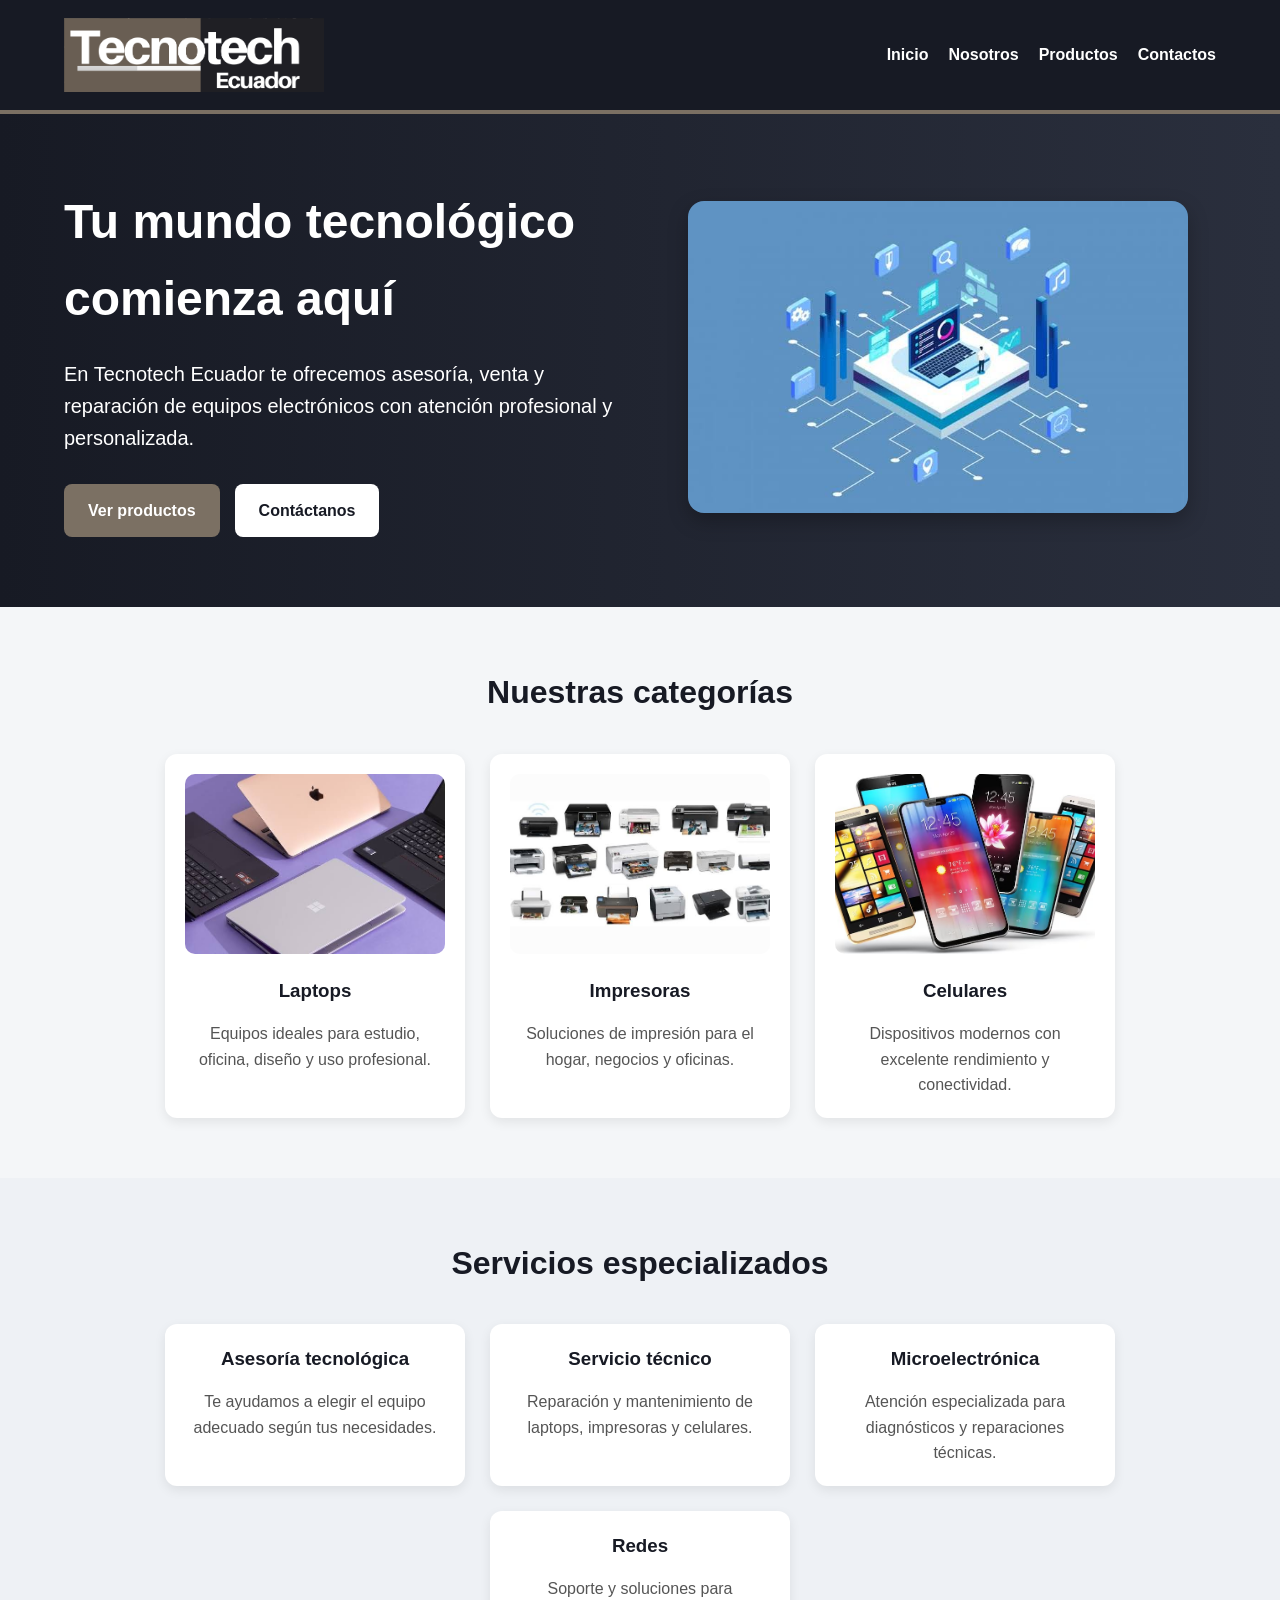
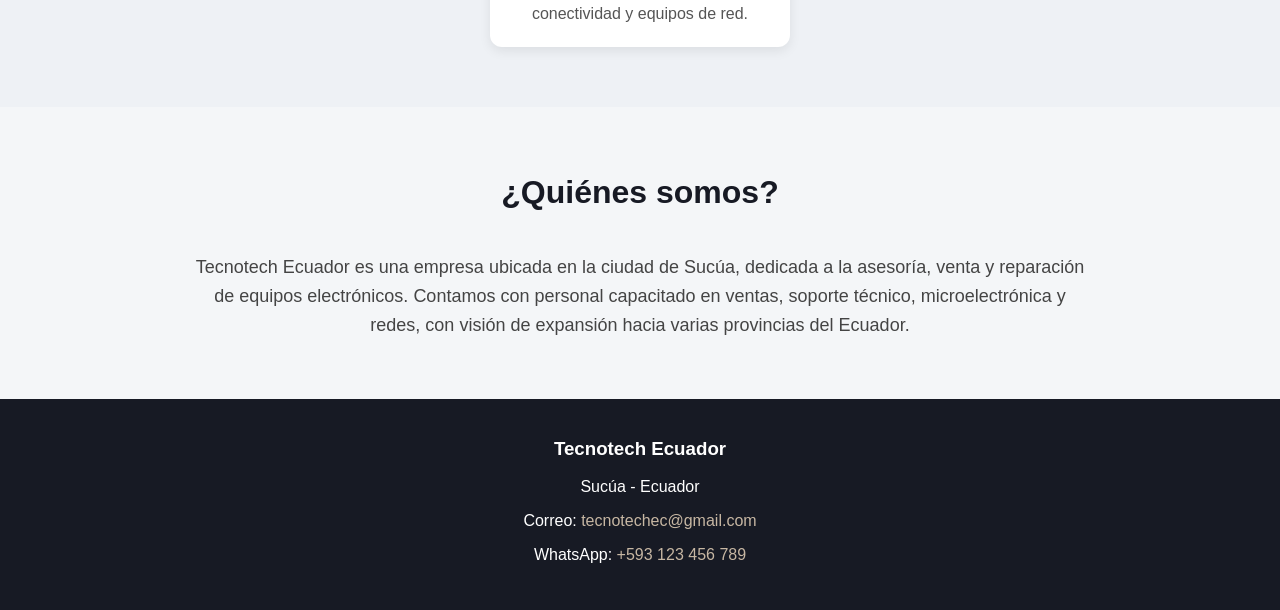
<file: index.html>
<!DOCTYPE html>
<html lang="es">

<head>
    <meta charset="UTF-8">
    <meta name="viewport" content="width=device-width, initial-scale=1.0">
    <title>Tecnotech Ecuador | Inicio</title>
    <link rel="stylesheet" href="css/estilos.css">
</head>

<body>

    <header>
        <div class="contenedor encabezado">
            <div class="logo">
                <img src="img/logo-tecnotech.png" alt="Logotipo de Tecnotech Ecuador">
            </div>

            <nav>
                <a href="index.html">Inicio</a>
                <a href="nosotros.html">Nosotros</a>
                <a href="productos.html">Productos</a>
                <a href="contactos.html">Contactos</a>
            </nav>
        </div>
    </header>

    <main>
        <section class="hero">
            <div class="contenedor hero-contenido">
                <div class="hero-texto">
                    <h1>Tu mundo tecnológico comienza aquí</h1>
                    <p>
                        En Tecnotech Ecuador te ofrecemos asesoría, venta y reparación
                        de equipos electrónicos con atención profesional y personalizada.
                    </p>
                    <div class="botones">
                        <a href="productos.html" class="btn btn-principal">Ver productos</a>
                        <a href="contactos.html" class="btn btn-secundario">Contáctanos</a>
                    </div>
                </div>

                <div class="hero-imagen">
                    <img src="img/tecno.png" alt="Equipos tecnológicos Tecnotech Ecuador">
                </div>
            </div>
        </section>

        <section class="categorias contenedor">
            <h2>Nuestras categorías</h2>

            <div class="tarjetas">
                <article class="tarjeta">
                    <img src="img/laptops.png" alt="Laptop">
                    <h3>Laptops</h3>
                    <p>
                        Equipos ideales para estudio, oficina, diseño y uso profesional.
                    </p>
                </article>

                <article class="tarjeta">
                    <img src="img/impresora.png" alt="Impresora">
                    <h3>Impresoras</h3>
                    <p>
                        Soluciones de impresión para el hogar, negocios y oficinas.
                    </p>
                </article>

                <article class="tarjeta">
                    <img src="img/celulares.png" alt="Celular">
                    <h3>Celulares</h3>
                    <p>
                        Dispositivos modernos con excelente rendimiento y conectividad.
                    </p>
                </article>
            </div>
        </section>

        <section class="servicios">
            <div class="contenedor">
                <h2>Servicios especializados</h2>

                <div class="tarjetas">
                    <article class="tarjeta">
                        <h3>Asesoría tecnológica</h3>
                        <p>
                            Te ayudamos a elegir el equipo adecuado según tus necesidades.
                        </p>
                    </article>

                    <article class="tarjeta">
                        <h3>Servicio técnico</h3>
                        <p>
                            Reparación y mantenimiento de laptops, impresoras y celulares.
                        </p>
                    </article>

                    <article class="tarjeta">
                        <h3>Microelectrónica</h3>
                        <p>
                            Atención especializada para diagnósticos y reparaciones técnicas.
                        </p>
                    </article>

                    <article class="tarjeta">
                        <h3>Redes</h3>
                        <p>
                            Soporte y soluciones para conectividad y equipos de red.
                        </p>
                    </article>
                </div>
            </div>
        </section>

        <section class="empresa contenedor">
            <h2>¿Quiénes somos?</h2>
            <p>
                Tecnotech Ecuador es una empresa ubicada en la ciudad de Sucúa,
                dedicada a la asesoría, venta y reparación de equipos electrónicos.
                Contamos con personal capacitado en ventas, soporte técnico,
                microelectrónica y redes, con visión de expansión hacia varias
                provincias del Ecuador.
            </p>
        </section>
    </main>

    <footer>
        <div class="contenedor">
            <h3>Tecnotech Ecuador</h3>
            <p>Sucúa - Ecuador</p>
            <p>Correo: <a href="mailto:tecnotechec@gmail.com">tecnotechec@gmail.com</a></p>
            <p>WhatsApp: <a href="https://wa.me/593123456789" target="_blank">+593 123 456 789</a></p>
        </div>
    </footer>

</body>
</html>
</file>
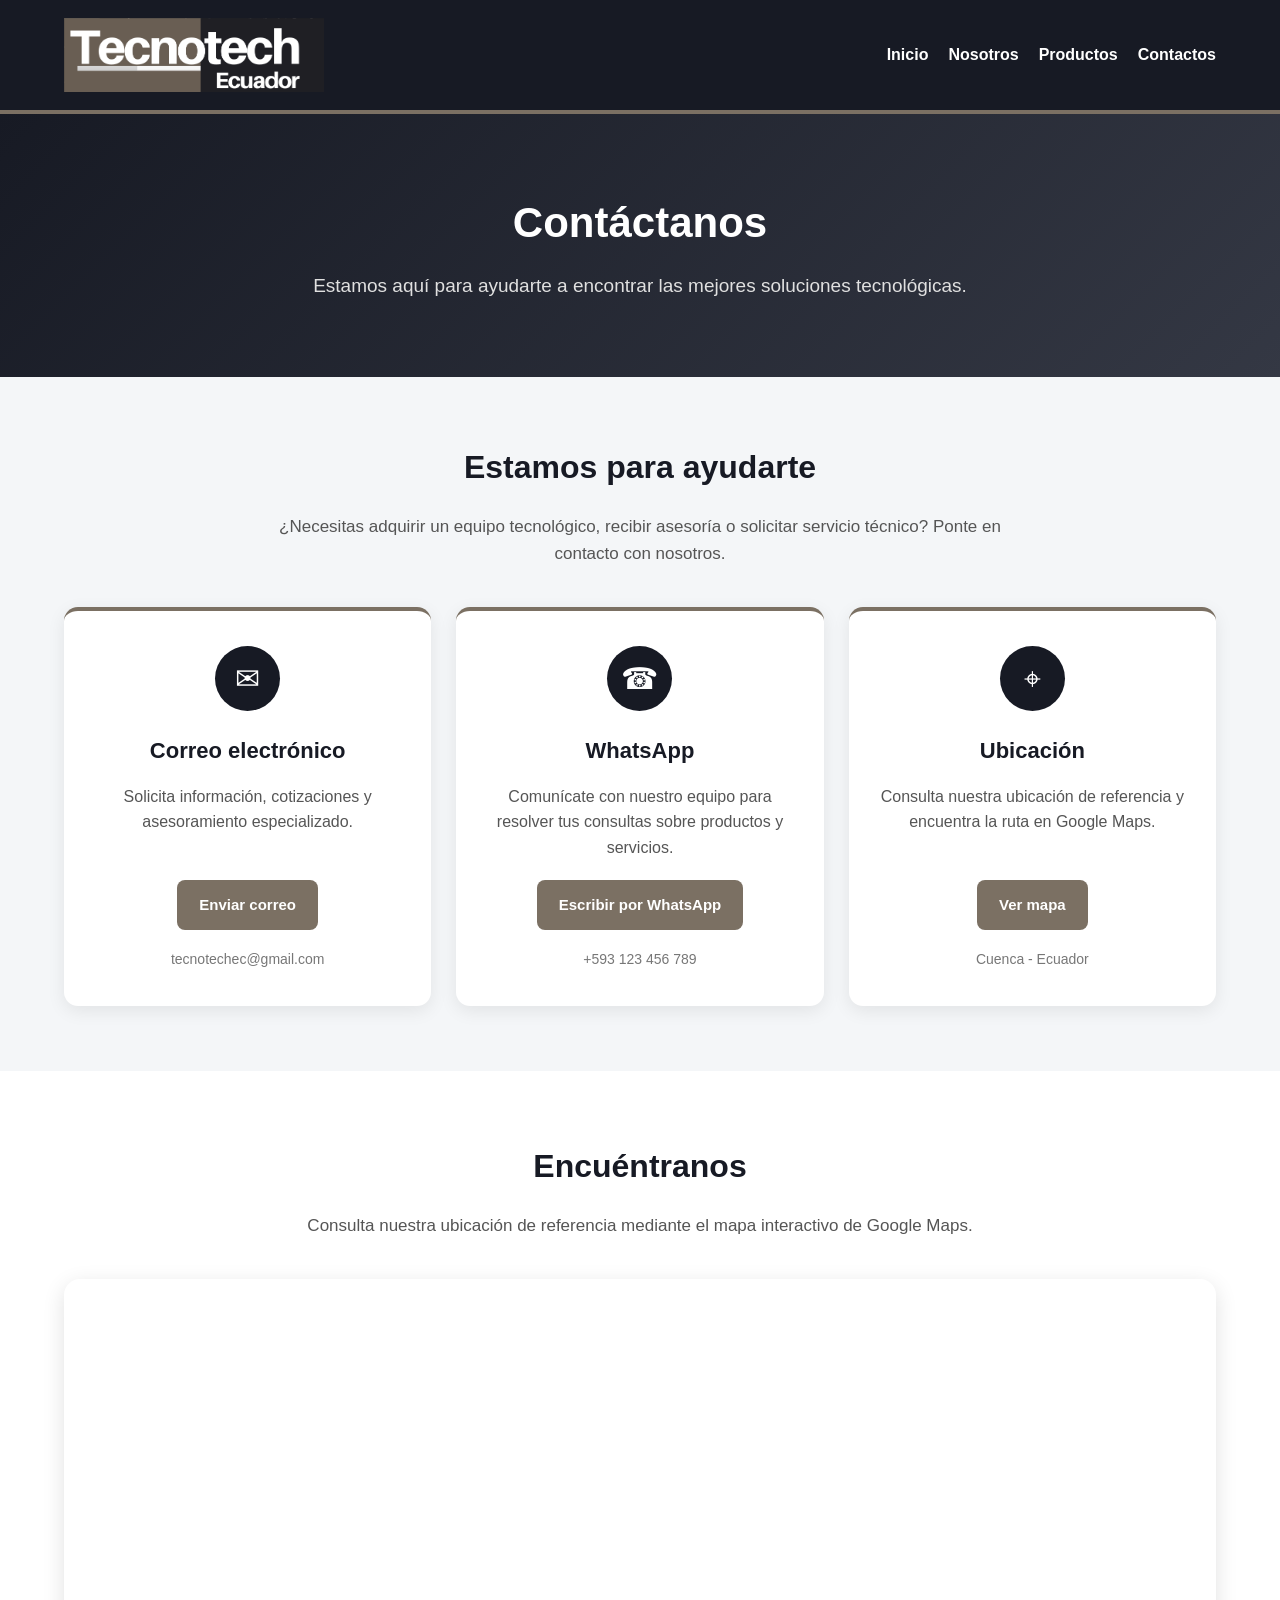
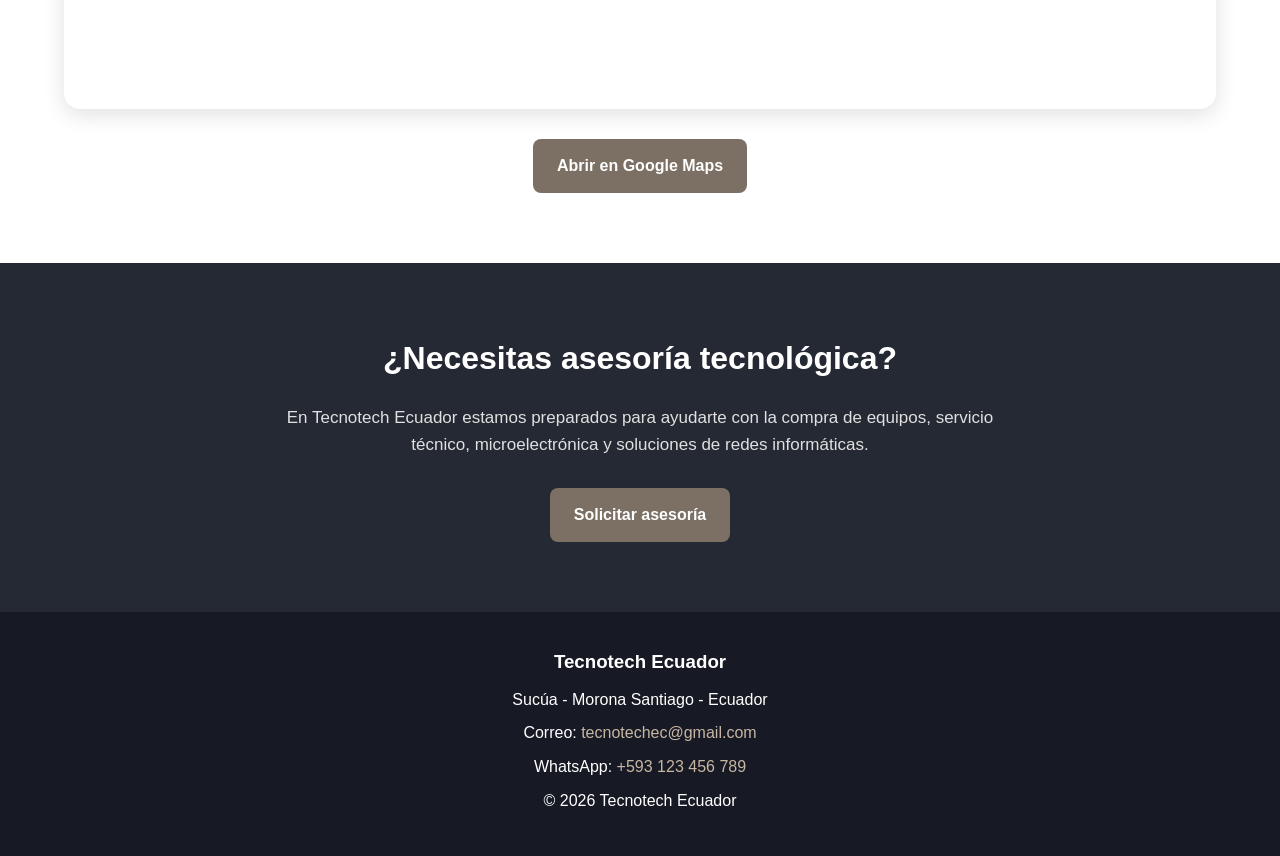
<file: contactos.html>
<!DOCTYPE html>
<html lang="es">

<head>
    <meta charset="UTF-8">
    <meta name="viewport" content="width=device-width, initial-scale=1.0">

    <meta name="description"
          content="Contacta con Tecnotech Ecuador para asesoría tecnológica, venta y reparación de equipos electrónicos.">

    <title>Contactos | Tecnotech Ecuador</title>

    <link rel="stylesheet" href="css/estilos.css">
</head>

<body>

    <!-- ENCABEZADO -->
    <header>
        <div class="contenedor encabezado">

            <div class="logo">
                <a href="index.html">
                    <img src="img/logo-tecnotech.png"
                         alt="Logotipo de Tecnotech Ecuador">
                </a>
            </div>

            <nav aria-label="Navegación principal">
                <a href="index.html">Inicio</a>
                <a href="nosotros.html">Nosotros</a>
                <a href="productos.html">Productos</a>
                <a href="contactos.html" aria-current="page">Contactos</a>
            </nav>

        </div>
    </header>

    <main>

        <!-- BANNER PRINCIPAL -->
        <section class="contactos-banner">
            <div class="contenedor">

                <h1>Contáctanos</h1>

                <p>
                    Estamos aquí para ayudarte a encontrar
                    las mejores soluciones tecnológicas.
                </p>

            </div>
        </section>

        <!-- INFORMACIÓN DE CONTACTO -->
        <section class="contactos-informacion">
            <div class="contenedor">

                <h2>Estamos para ayudarte</h2>

                <p class="contactos-intro">
                    ¿Necesitas adquirir un equipo tecnológico,
                    recibir asesoría o solicitar servicio técnico?
                    Ponte en contacto con nosotros.
                </p>

                <div class="contactos-grid">

                    <!-- CORREO -->
                    <article class="contacto-card">

                        <div class="contacto-icono">✉</div>

                        <h3>Correo electrónico</h3>

                        <p>
                            Solicita información, cotizaciones
                            y asesoramiento especializado.
                        </p>

                        <a href="mailto:tecnotechec@gmail.com"
                           class="contacto-boton">
                            Enviar correo
                        </a>

                        <p class="contacto-dato">
                            tecnotechec@gmail.com
                        </p>

                    </article>

                    <!-- WHATSAPP -->
                    <article class="contacto-card">

                        <div class="contacto-icono">☎</div>

                        <h3>WhatsApp</h3>

                        <p>
                            Comunícate con nuestro equipo
                            para resolver tus consultas
                            sobre productos y servicios.
                        </p>

                        <a href="https://wa.me/593123456789"
                           target="_blank"
                           rel="noopener noreferrer"
                           class="contacto-boton">
                            Escribir por WhatsApp
                        </a>

                        <p class="contacto-dato">
                            +593 123 456 789
                        </p>

                    </article>

                    <!-- UBICACIÓN -->
                    <article class="contacto-card">

                        <div class="contacto-icono">⌖</div>

                        <h3>Ubicación</h3>

                        <p>
                            Consulta nuestra ubicación
                            de referencia y encuentra
                            la ruta en Google Maps.
                        </p>

                        <a href="#mapa"
                           class="contacto-boton">
                            Ver mapa
                        </a>

                        <p class="contacto-dato">
                            Cuenca - Ecuador
                        </p>

                    </article>

                </div>
            </div>
        </section>

        <!-- GOOGLE MAPS -->
        <section id="mapa" class="contactos-mapa">

            <div class="contenedor">

                <h2>Encuéntranos</h2>

                <p class="contactos-intro">
                    Consulta nuestra ubicación de referencia
                    mediante el mapa interactivo de Google Maps.
                </p>

                <div class="mapa-contenedor">

                    <iframe
                        title="Mapa de ubicación de Tecnotech Ecuador"
                        src="https://www.google.com/maps?q=-2.8919682,-79.036063&amp;z=16&amp;output=embed"
                        width="100%"
                        height="430"
                        style="border:0;"
                        loading="lazy"
                        referrerpolicy="no-referrer-when-downgrade"
                        allowfullscreen>
                    </iframe>

                </div>

                <div class="mapa-acciones">

                    <a href="https://maps.app.goo.gl/NJPs29WCL75pGFGv9"
                       target="_blank"
                       rel="noopener noreferrer"
                       class="btn btn-principal">
                        Abrir en Google Maps
                    </a>

                </div>

            </div>

        </section>

        <!-- ASESORÍA -->
        <section class="contactos-cta">

            <div class="contenedor">

                <h2>¿Necesitas asesoría tecnológica?</h2>

                <p>
                    En Tecnotech Ecuador estamos preparados
                    para ayudarte con la compra de equipos,
                    servicio técnico, microelectrónica
                    y soluciones de redes informáticas.
                </p>

                <a href="mailto:tecnotechec@gmail.com?subject=Solicitud%20de%20asesoria%20tecnologica"
                   class="btn btn-principal">
                    Solicitar asesoría
                </a>

            </div>

        </section>

    </main>

    <!-- PIE DE PÁGINA -->
    <footer>

        <div class="contenedor">

            <h3>Tecnotech Ecuador</h3>

            <p>Sucúa - Morona Santiago - Ecuador</p>

            <p>
                Correo:
                <a href="mailto:tecnotechec@gmail.com">
                    tecnotechec@gmail.com
                </a>
            </p>

            <p>
                WhatsApp:
                <a href="https://wa.me/593123456789"
                   target="_blank"
                   rel="noopener noreferrer">
                    +593 123 456 789
                </a>
            </p>

            <p>&copy; 2026 Tecnotech Ecuador</p>

        </div>

    </footer>

</body>
</html>
</file>
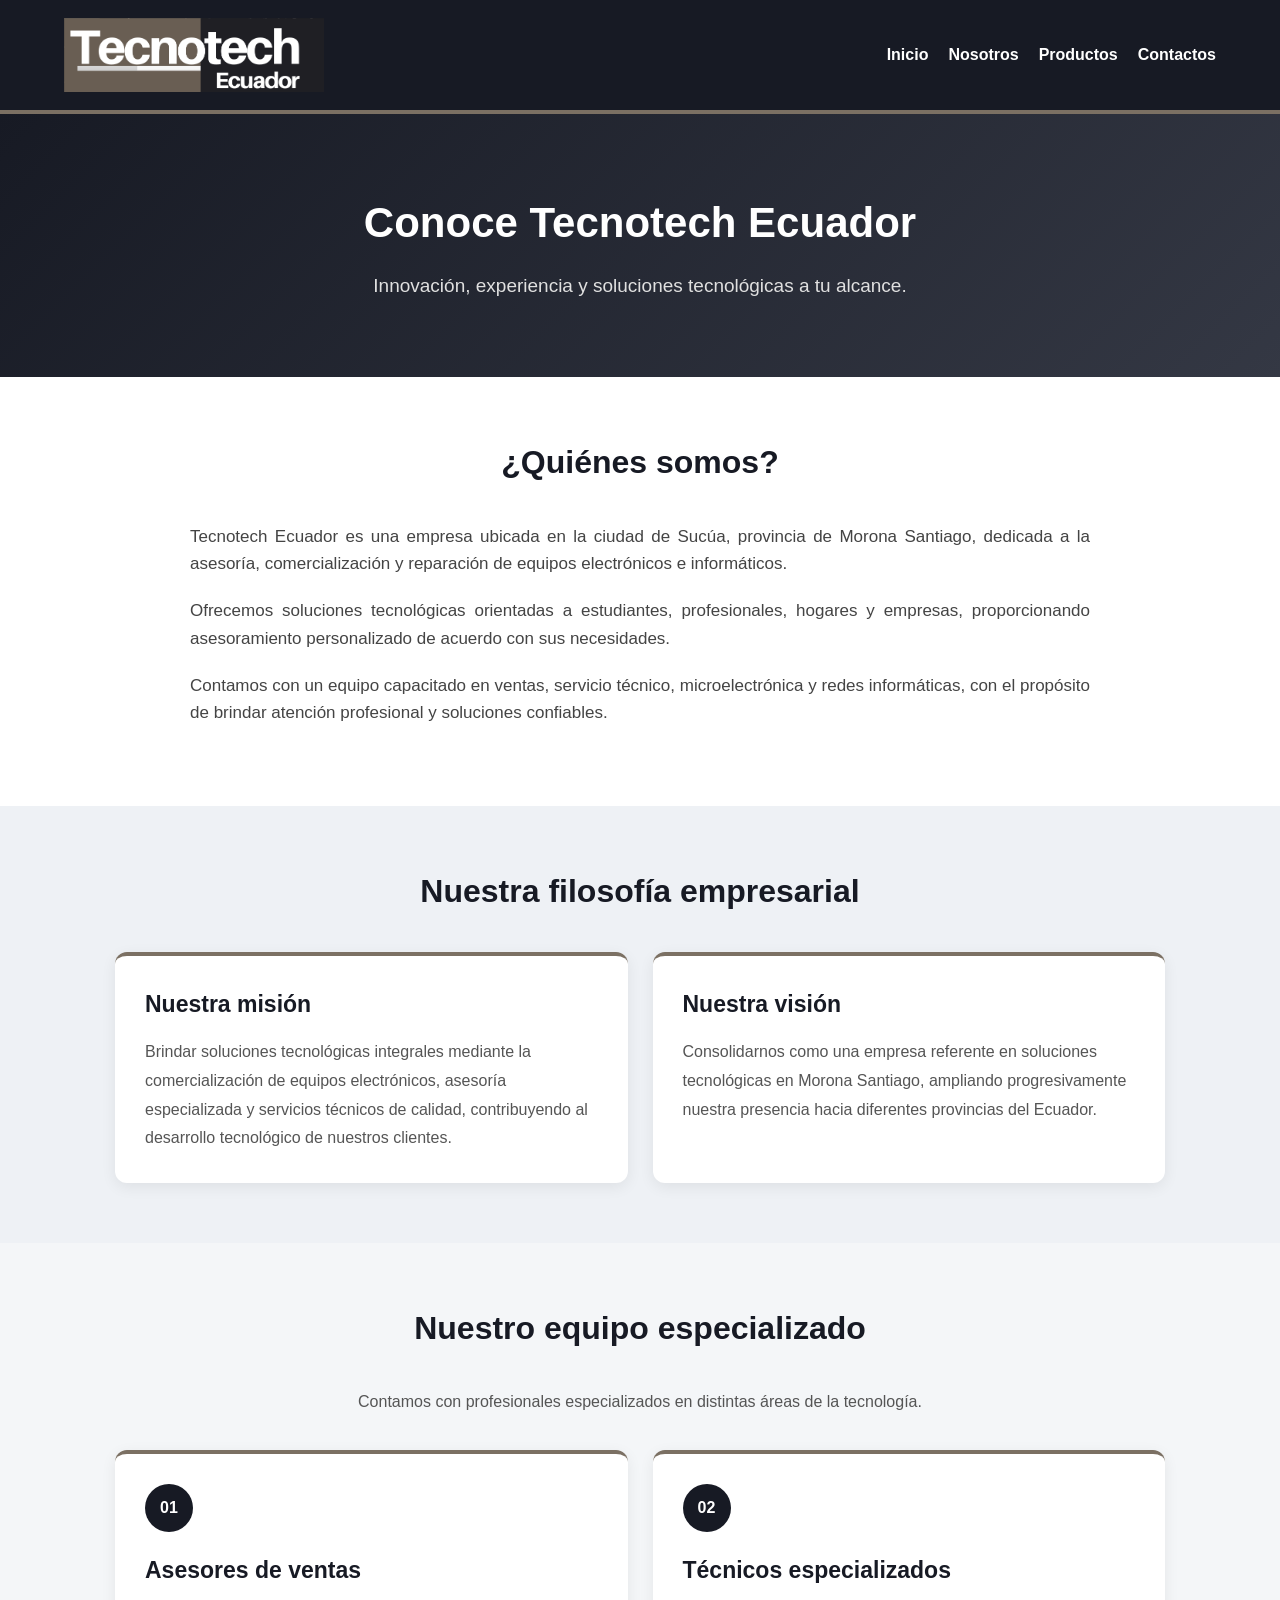
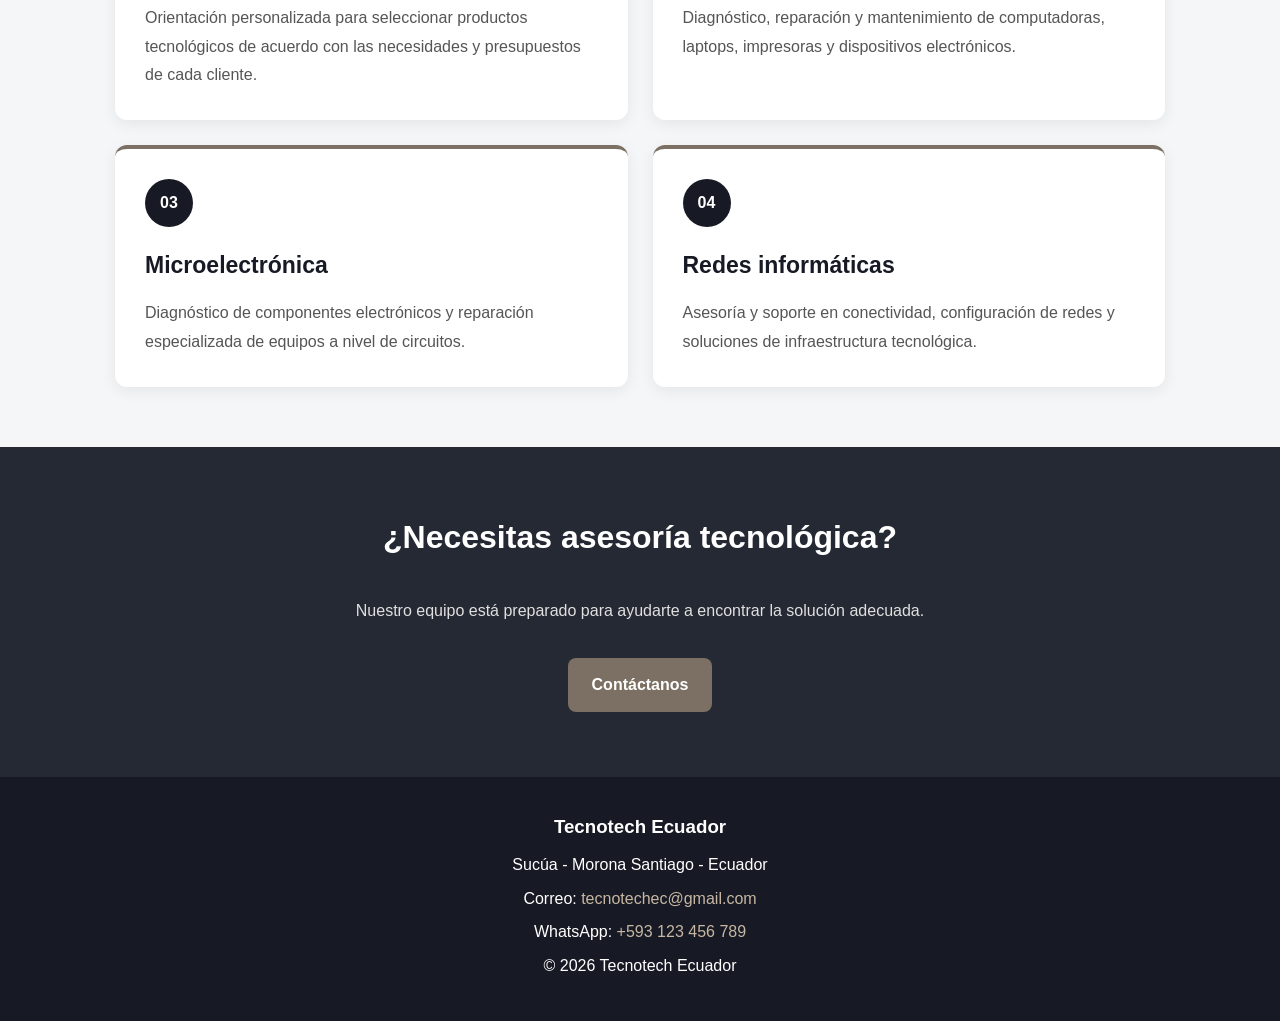
<file: nosotros.html>
<!DOCTYPE html>
<html lang="es">

<head>
    <meta charset="UTF-8">
    <meta name="viewport" content="width=device-width, initial-scale=1.0">

    <meta name="description"
          content="Conoce Tecnotech Ecuador, empresa de asesoría, venta y reparación de equipos tecnológicos en Sucúa, Ecuador.">

    <title>Nosotros | Tecnotech Ecuador</title>

    <link rel="stylesheet" href="css/estilos.css">
</head>

<body>

    <!-- ENCABEZADO -->
    <header>
        <div class="contenedor encabezado">

            <div class="logo">
                <a href="index.html">
                    <img src="img/logo-tecnotech.png"
                         alt="Logotipo Tecnotech Ecuador">
                </a>
            </div>

            <nav aria-label="Navegación principal">
                <a href="index.html">Inicio</a>
                <a href="nosotros.html" aria-current="page">Nosotros</a>
                <a href="productos.html">Productos</a>
                <a href="contactos.html">Contactos</a>
            </nav>

        </div>
    </header>

    <main>

        <!-- PRESENTACIÓN -->
        <section class="nosotros-banner">
            <div class="contenedor">

                <h1>Conoce Tecnotech Ecuador</h1>

                <p>
                    Innovación, experiencia y soluciones
                    tecnológicas a tu alcance.
                </p>

            </div>
        </section>

        <!-- QUIÉNES SOMOS -->
        <section class="nosotros-historia">
            <div class="contenedor">

                <h2>¿Quiénes somos?</h2>

                <p>
                    Tecnotech Ecuador es una empresa ubicada en
                    la ciudad de Sucúa, provincia de Morona Santiago,
                    dedicada a la asesoría, comercialización y
                    reparación de equipos electrónicos e informáticos.
                </p>

                <p>
                    Ofrecemos soluciones tecnológicas orientadas
                    a estudiantes, profesionales, hogares y empresas,
                    proporcionando asesoramiento personalizado
                    de acuerdo con sus necesidades.
                </p>

                <p>
                    Contamos con un equipo capacitado en ventas,
                    servicio técnico, microelectrónica y redes
                    informáticas, con el propósito de brindar
                    atención profesional y soluciones confiables.
                </p>

            </div>
        </section>

        <!-- MISIÓN Y VISIÓN -->
        <section class="nosotros-valores">
            <div class="contenedor">

                <h2>Nuestra filosofía empresarial</h2>

                <div class="nosotros-grid">

                    <!-- MISIÓN -->
                    <article class="nosotros-card">

                        <h3>Nuestra misión</h3>

                        <p>
                            Brindar soluciones tecnológicas integrales
                            mediante la comercialización de equipos
                            electrónicos, asesoría especializada y
                            servicios técnicos de calidad, contribuyendo
                            al desarrollo tecnológico de nuestros clientes.
                        </p>

                    </article>

                    <!-- VISIÓN -->
                    <article class="nosotros-card">

                        <h3>Nuestra visión</h3>

                        <p>
                            Consolidarnos como una empresa referente
                            en soluciones tecnológicas en Morona Santiago,
                            ampliando progresivamente nuestra presencia
                            hacia diferentes provincias del Ecuador.
                        </p>

                    </article>

                </div>
            </div>
        </section>

        <!-- NUESTRO EQUIPO -->
        <section class="nosotros-equipo">
            <div class="contenedor">

                <h2>Nuestro equipo especializado</h2>

                <p class="nosotros-intro">
                    Contamos con profesionales especializados
                    en distintas áreas de la tecnología.
                </p>

                <div class="nosotros-grid">

                    <!-- ASESORÍA DE VENTAS -->
                    <article class="nosotros-card">

                        <div class="nosotros-icono">01</div>

                        <h3>Asesores de ventas</h3>

                        <p>
                            Orientación personalizada para seleccionar
                            productos tecnológicos de acuerdo con
                            las necesidades y presupuestos de cada cliente.
                        </p>

                    </article>

                    <!-- TÉCNICOS ESPECIALIZADOS -->
                    <article class="nosotros-card">

                        <div class="nosotros-icono">02</div>

                        <h3>Técnicos especializados</h3>

                        <p>
                            Diagnóstico, reparación y mantenimiento
                            de computadoras, laptops, impresoras
                            y dispositivos electrónicos.
                        </p>

                    </article>

                    <!-- MICROELECTRÓNICA -->
                    <article class="nosotros-card">

                        <div class="nosotros-icono">03</div>

                        <h3>Microelectrónica</h3>

                        <p>
                            Diagnóstico de componentes electrónicos
                            y reparación especializada de equipos
                            a nivel de circuitos.
                        </p>

                    </article>

                    <!-- REDES INFORMÁTICAS -->
                    <article class="nosotros-card">

                        <div class="nosotros-icono">04</div>

                        <h3>Redes informáticas</h3>

                        <p>
                            Asesoría y soporte en conectividad,
                            configuración de redes y soluciones
                            de infraestructura tecnológica.
                        </p>

                    </article>

                </div>
            </div>
        </section>

        <!-- LLAMADO A LA ACCIÓN -->
        <section class="nosotros-contacto">
            <div class="contenedor">

                <h2>¿Necesitas asesoría tecnológica?</h2>

                <p>
                    Nuestro equipo está preparado para ayudarte
                    a encontrar la solución adecuada.
                </p>

                <a href="contactos.html" class="btn btn-principal">
                    Contáctanos
                </a>

            </div>
        </section>

    </main>

    <!-- PIE DE PÁGINA -->
    <footer>
        <div class="contenedor">

            <h3>Tecnotech Ecuador</h3>

            <p>Sucúa - Morona Santiago - Ecuador</p>

            <p>
                Correo:
                <a href="mailto:tecnotechec@gmail.com">
                    tecnotechec@gmail.com
                </a>
            </p>

            <p>
                WhatsApp:
                <a href="https://wa.me/593123456789"
                   target="_blank"
                   rel="noopener noreferrer">
                    +593 123 456 789
                </a>
            </p>

            <p>&copy; 2026 Tecnotech Ecuador</p>

        </div>
    </footer>

</body>
</html>
</file>
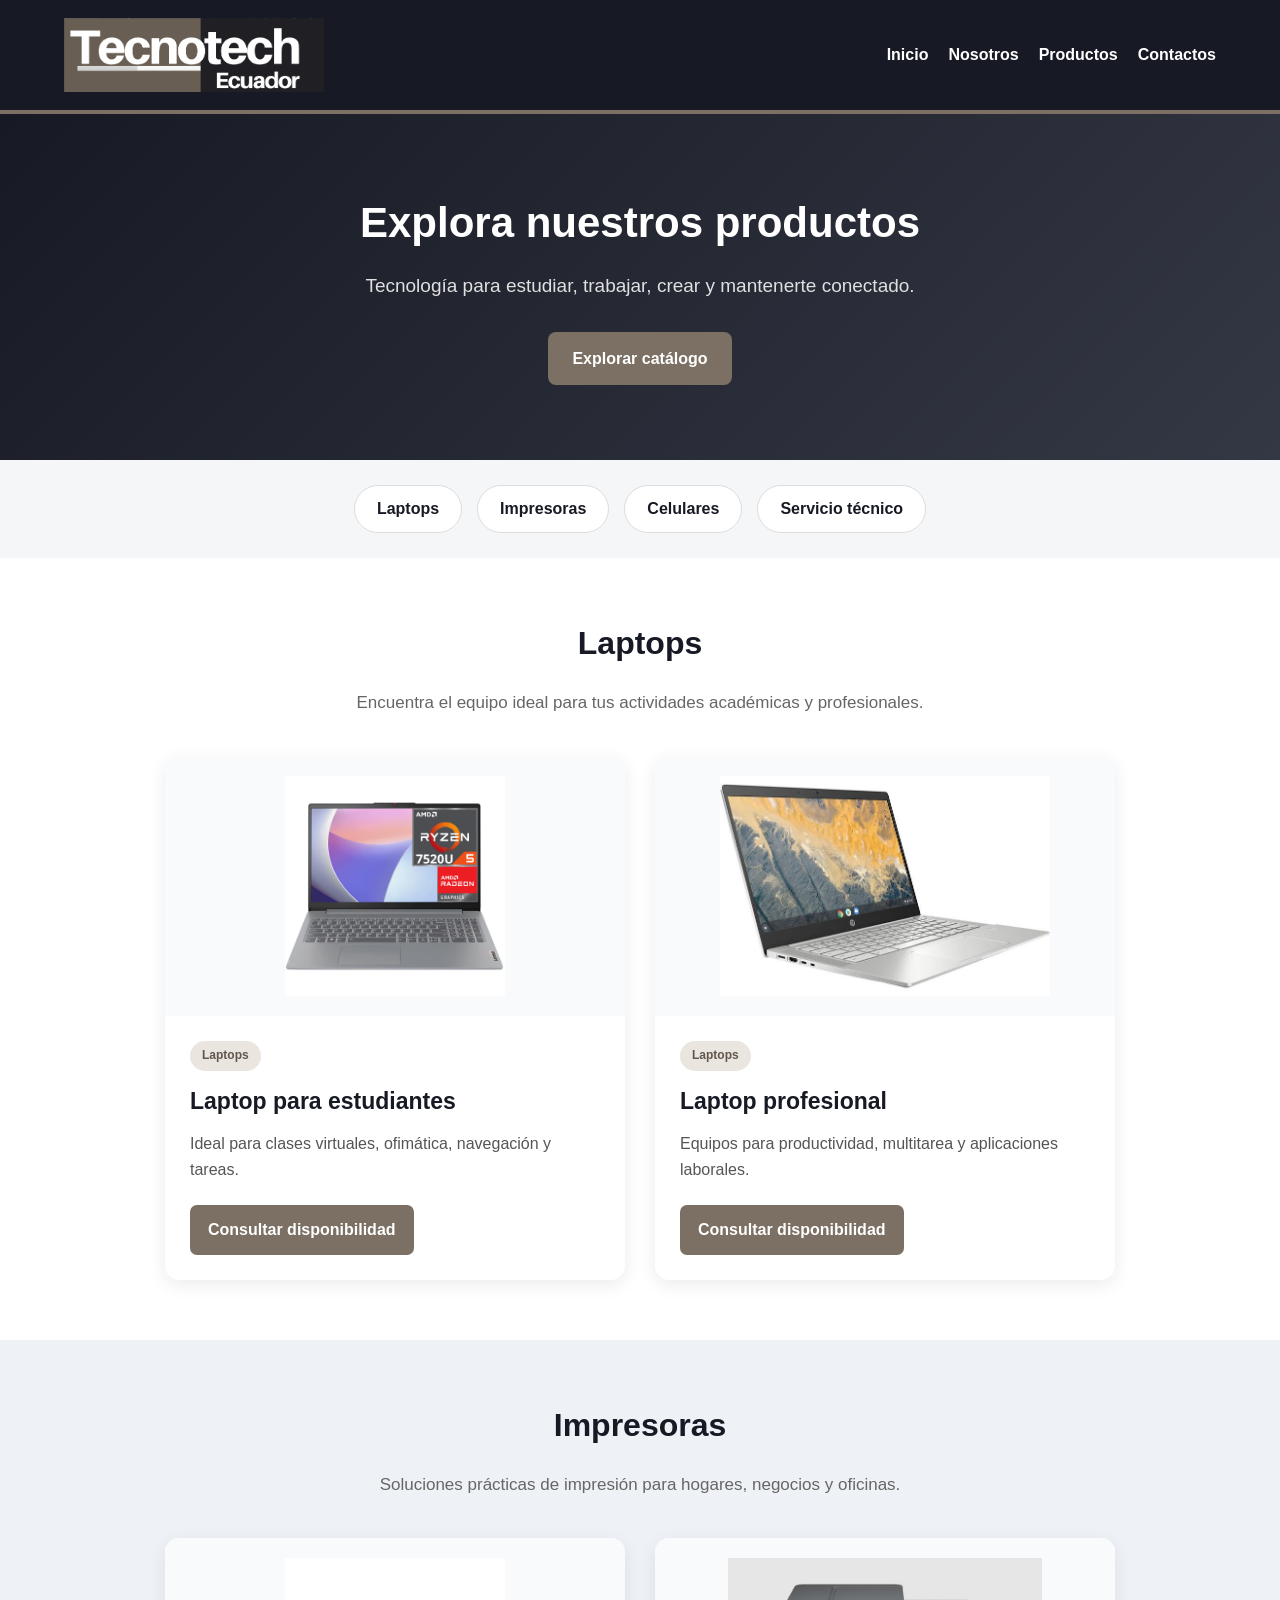
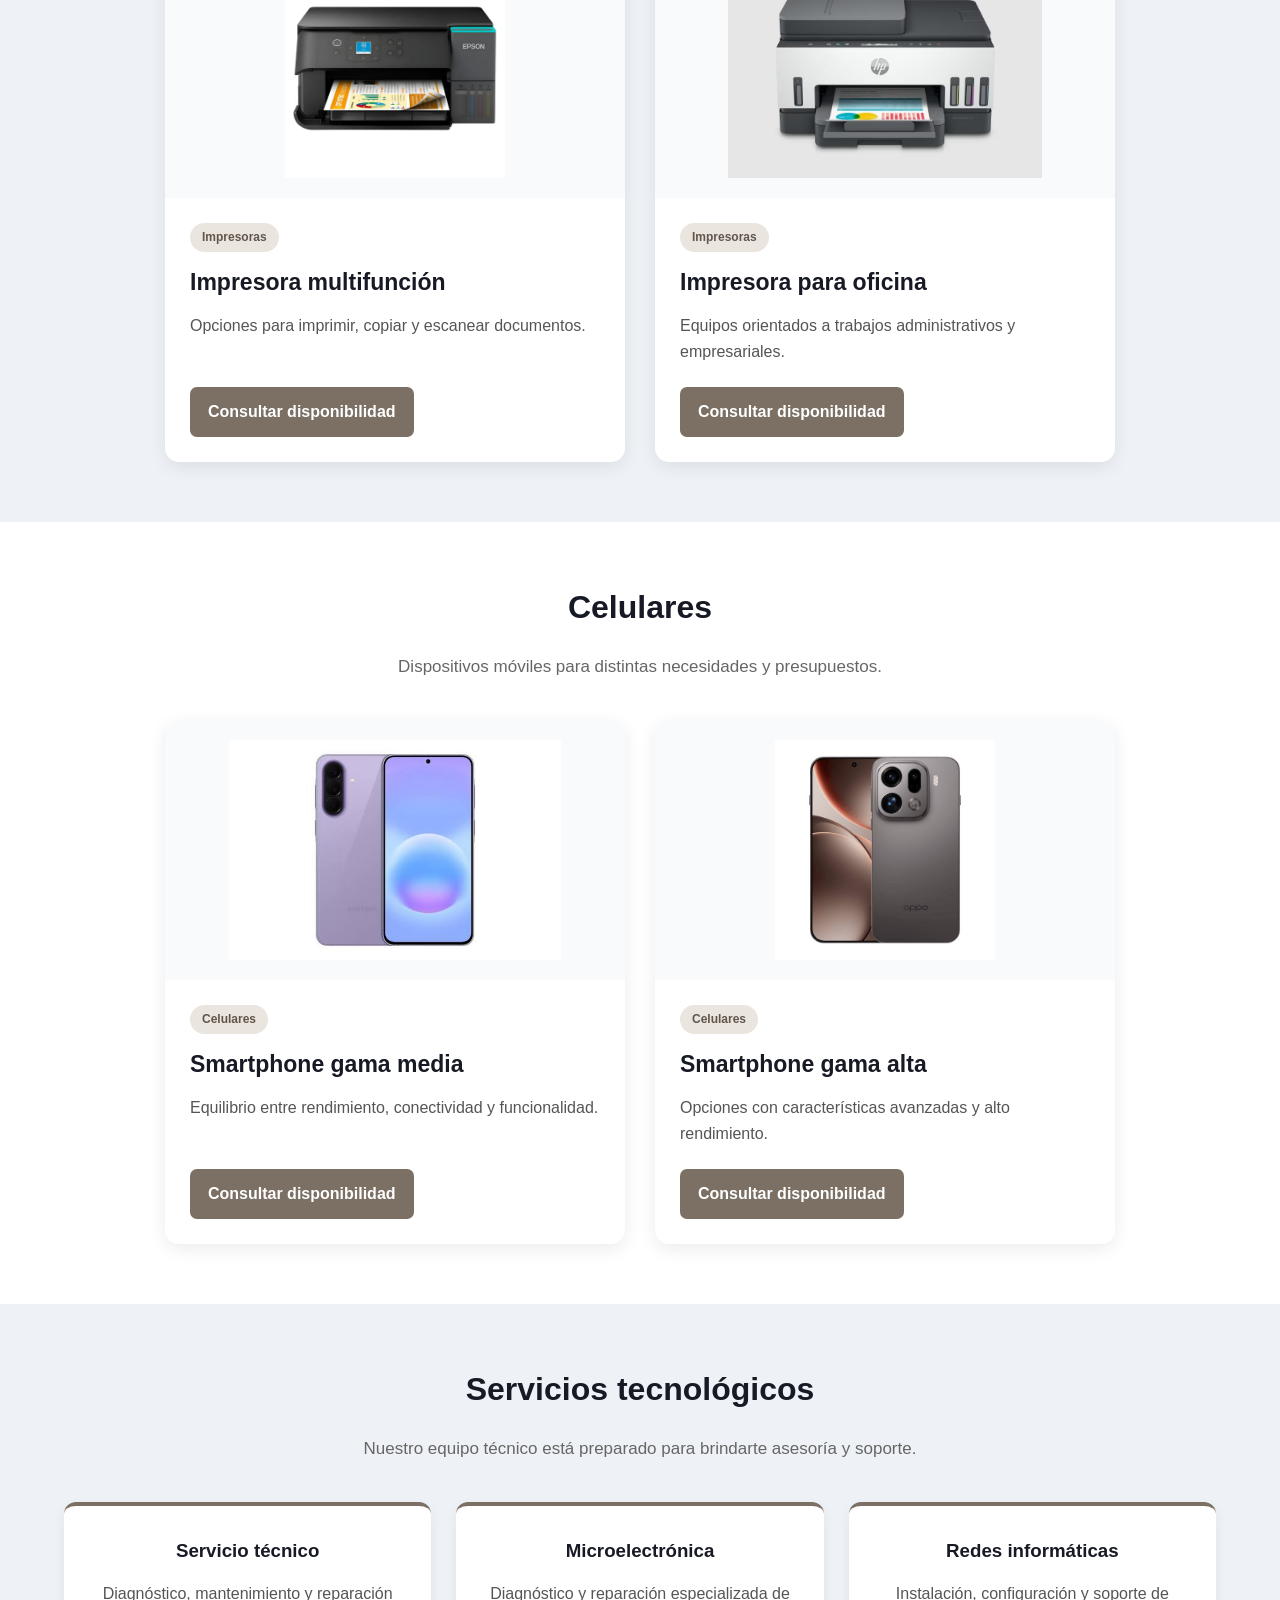
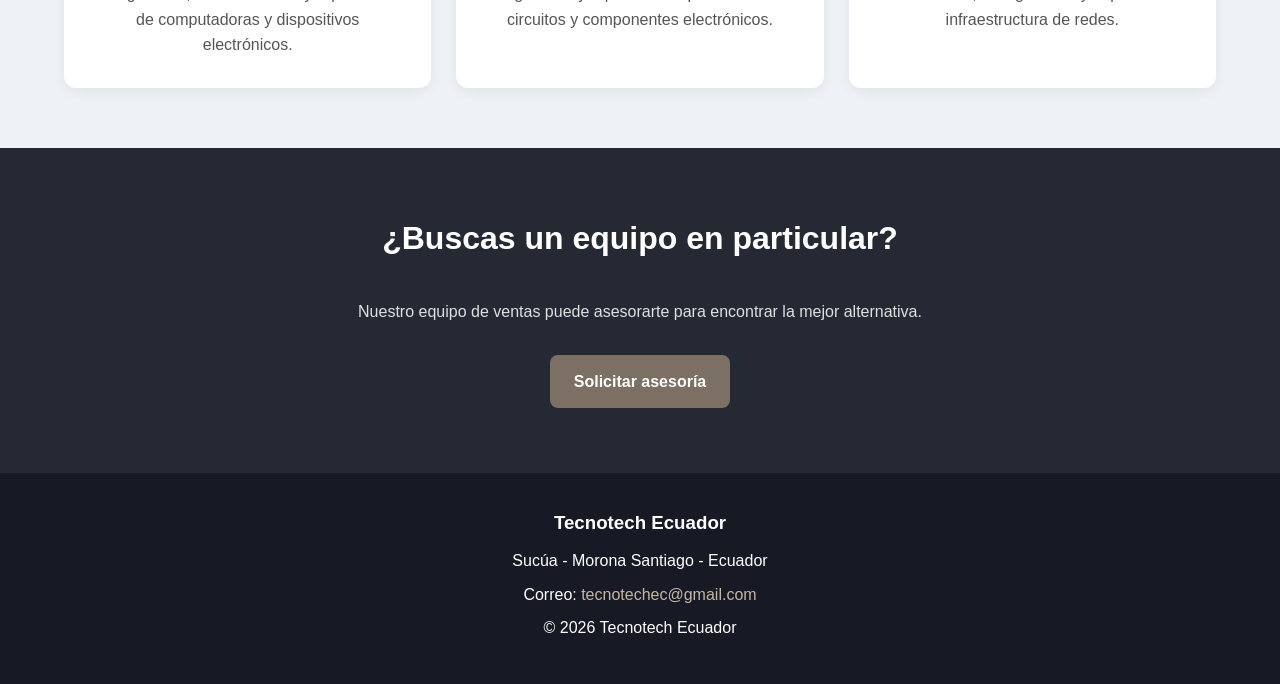
<file: productos.html>
<!DOCTYPE html>
<html lang="es">

<head>
    <meta charset="UTF-8">
    <meta name="viewport" content="width=device-width, initial-scale=1.0">
    <meta name="description" content="Catálogo de laptops, impresoras, celulares y servicios técnicos de Tecnotech Ecuador.">
    <title>Productos | Tecnotech Ecuador</title>
    <link rel="stylesheet" href="css/estilos.css">
</head>

<body>

    <!-- ENCABEZADO -->
    <header>
        <div class="contenedor encabezado">

            <div class="logo">
                <a href="index.html">
                    <img src="img/logo-tecnotech.png"
                         alt="Logotipo Tecnotech Ecuador">
                </a>
            </div>

            <nav aria-label="Navegación principal">
                <a href="index.html">Inicio</a>
                <a href="nosotros.html">Nosotros</a>
                <a href="productos.html" aria-current="page">Productos</a>
                <a href="contactos.html">Contactos</a>
            </nav>

        </div>
    </header>

    <main>

        <!-- BANNER -->
        <section class="productos-banner">
            <div class="contenedor">
                <h1>Explora nuestros productos</h1>
                <p>
                    Tecnología para estudiar, trabajar,
                    crear y mantenerte conectado.
                </p>
                <a href="#catalogo" class="btn btn-principal">
                    Explorar catálogo
                </a>
            </div>
        </section>

        <!-- NAVEGACIÓN POR CATEGORÍAS -->
        <div class="productos-navegacion contenedor">
            <a href="#laptops">Laptops</a>
            <a href="#impresoras">Impresoras</a>
            <a href="#celulares">Celulares</a>
            <a href="#servicios">Servicio técnico</a>
        </div>

        <div id="catalogo">

            <!-- LAPTOPS -->
            <section id="laptops" class="productos-seccion">
                <div class="contenedor">
                    <h2>Laptops</h2>
                    <p class="productos-descripcion">
                        Encuentra el equipo ideal para tus
                        actividades académicas y profesionales.
                    </p>

                    <div class="productos-grid">

                        <article class="producto-card">
                            <img src="img/laptop-estudiante.jpg"
                                 alt="Laptop para estudiantes"
                                 loading="lazy">

                            <div class="producto-info">
                                <span class="producto-etiqueta">Laptops</span>
                                <h3>Laptop para estudiantes</h3>
                                <p>
                                    Ideal para clases virtuales,
                                    ofimática, navegación y tareas.
                                </p>
                                <a href="mailto:tecnotechec@gmail.com?subject=Consulta%20laptop%20estudiantes"
                                   class="producto-boton">
                                    Consultar disponibilidad
                                </a>
                            </div>
                        </article>

                        <article class="producto-card">
                            <img src="img/laptop-profesional.jpg"
                                 alt="Laptop para profesionales"
                                 loading="lazy">

                            <div class="producto-info">
                                <span class="producto-etiqueta">Laptops</span>
                                <h3>Laptop profesional</h3>
                                <p>
                                    Equipos para productividad,
                                    multitarea y aplicaciones laborales.
                                </p>
                                <a href="mailto:tecnotechec@gmail.com?subject=Consulta%20laptop%20profesional"
                                   class="producto-boton">
                                    Consultar disponibilidad
                                </a>
                            </div>
                        </article>

                    </div>
                </div>
            </section>

            <!-- IMPRESORAS -->
            <section id="impresoras" class="productos-seccion productos-alterno">
                <div class="contenedor">
                    <h2>Impresoras</h2>
                    <p class="productos-descripcion">
                        Soluciones prácticas de impresión
                        para hogares, negocios y oficinas.
                    </p>

                    <div class="productos-grid">

                        <article class="producto-card">
                            <img src="img/impresora-multifuncion.jpg"
                                 alt="Impresora multifunción"
                                 loading="lazy">

                            <div class="producto-info">
                                <span class="producto-etiqueta">Impresoras</span>
                                <h3>Impresora multifunción</h3>
                                <p>
                                    Opciones para imprimir,
                                    copiar y escanear documentos.
                                </p>
                                <a href="mailto:tecnotechec@gmail.com?subject=Consulta%20impresora%20multifuncion"
                                   class="producto-boton">
                                    Consultar disponibilidad
                                </a>
                            </div>
                        </article>

                        <article class="producto-card">
                            <img src="img/impresora-oficina.jpg"
                                 alt="Impresora para oficina"
                                 loading="lazy">

                            <div class="producto-info">
                                <span class="producto-etiqueta">Impresoras</span>
                                <h3>Impresora para oficina</h3>
                                <p>
                                    Equipos orientados a trabajos
                                    administrativos y empresariales.
                                </p>
                                <a href="mailto:tecnotechec@gmail.com?subject=Consulta%20impresora%20oficina"
                                   class="producto-boton">
                                    Consultar disponibilidad
                                </a>
                            </div>
                        </article>

                    </div>
                </div>
            </section>

            <!-- CELULARES -->
            <section id="celulares" class="productos-seccion">
                <div class="contenedor">
                    <h2>Celulares</h2>
                    <p class="productos-descripcion">
                        Dispositivos móviles para distintas
                        necesidades y presupuestos.
                    </p>

                    <div class="productos-grid">

                        <article class="producto-card">
                            <img src="img/celular-gama-media.jpg"
                                 alt="Smartphone de gama media"
                                 loading="lazy">

                            <div class="producto-info">
                                <span class="producto-etiqueta">Celulares</span>
                                <h3>Smartphone gama media</h3>
                                <p>
                                    Equilibrio entre rendimiento,
                                    conectividad y funcionalidad.
                                </p>
                                <a href="mailto:tecnotechec@gmail.com?subject=Consulta%20celular%20gama%20media"
                                   class="producto-boton">
                                    Consultar disponibilidad
                                </a>
                            </div>
                        </article>

                        <article class="producto-card">
                            <img src="img/celular-gama-alta.jpg"
                                 alt="Smartphone de gama alta"
                                 loading="lazy">

                            <div class="producto-info">
                                <span class="producto-etiqueta">Celulares</span>
                                <h3>Smartphone gama alta</h3>
                                <p>
                                    Opciones con características
                                    avanzadas y alto rendimiento.
                                </p>
                                <a href="mailto:tecnotechec@gmail.com?subject=Consulta%20celular%20gama%20alta"
                                   class="producto-boton">
                                    Consultar disponibilidad
                                </a>
                            </div>
                        </article>

                    </div>
                </div>
            </section>

        </div>

        <!-- SERVICIOS TÉCNICOS -->
        <section id="servicios" class="productos-seccion productos-alterno">
            <div class="contenedor">
                <h2>Servicios tecnológicos</h2>
                <p class="productos-descripcion">
                    Nuestro equipo técnico está preparado
                    para brindarte asesoría y soporte.
                </p>

                <div class="productos-servicios-grid">

                    <article class="producto-servicio">
                        <h3>Servicio técnico</h3>
                        <p>
                            Diagnóstico, mantenimiento y reparación
                            de computadoras y dispositivos electrónicos.
                        </p>
                    </article>

                    <article class="producto-servicio">
                        <h3>Microelectrónica</h3>
                        <p>
                            Diagnóstico y reparación especializada
                            de circuitos y componentes electrónicos.
                        </p>
                    </article>

                    <article class="producto-servicio">
                        <h3>Redes informáticas</h3>
                        <p>
                            Instalación, configuración y soporte
                            de infraestructura de redes.
                        </p>
                    </article>

                </div>
            </div>
        </section>

        <!-- CONTACTO -->
        <section class="productos-contacto">
            <div class="contenedor">
                <h2>¿Buscas un equipo en particular?</h2>
                <p>
                    Nuestro equipo de ventas puede asesorarte
                    para encontrar la mejor alternativa.
                </p>
                <a href="contactos.html" class="btn btn-principal">
                    Solicitar asesoría
                </a>
            </div>
        </section>

    </main>

    <!-- FOOTER -->
    <footer>
        <div class="contenedor">
            <h3>Tecnotech Ecuador</h3>
            <p>Sucúa - Morona Santiago - Ecuador</p>
            <p>
                Correo:
                <a href="mailto:tecnotechec@gmail.com">
                    tecnotechec@gmail.com
                </a>
            </p>
            <p>&copy; 2026 Tecnotech Ecuador</p>
        </div>
    </footer>

</body>
</html>
</file>
<file: css/estilos.css>
* {
    margin: 0;
    padding: 0;
    box-sizing: border-box;
}

body {
    font-family: Arial, sans-serif;
    background-color: #f4f6f8;
    color: #1e1e1e;
    line-height: 1.6;
}

.contenedor {
    width: 90%;
    max-width: 1200px;
    margin: auto;
}

/* HEADER */
header {
    background-color: #171a24;
    padding: 18px 0;
    border-bottom: 4px solid #7b7063;
}

.encabezado {
    display: flex;
    justify-content: space-between;
    align-items: center;
    gap: 20px;
    flex-wrap: wrap;
}

.logo img {
    max-width: 260px;
    height: auto;
    display: block;
}

nav {
    display: flex;
    gap: 20px;
    flex-wrap: wrap;
}

nav a {
    color: #ffffff;
    text-decoration: none;
    font-weight: bold;
    font-size: 16px;
}

nav a:hover {
    color: #c7b7a3;
}

/* HERO */
.hero {
    background: linear-gradient(to right, #171a24, #2a2f3d);
    color: white;
    padding: 70px 0;
}

.hero-contenido {
    display: flex;
    align-items: center;
    justify-content: space-between;
    gap: 40px;
    flex-wrap: wrap;
}

.hero-texto {
    flex: 1;
    min-width: 280px;
}

.hero h1 {
    font-size: 48px;
    margin-bottom: 20px;
}

.hero p {
    font-size: 20px;
    margin-bottom: 30px;
    max-width: 600px;
}

.hero-imagen {
    flex: 1;
    min-width: 280px;
    text-align: center;
}

.hero-imagen img {
    width: 100%;
    max-width: 500px;
    border-radius: 16px;
    box-shadow: 0 8px 20px rgba(0, 0, 0, 0.25);
}

/* BOTONES */
.botones {
    display: flex;
    gap: 15px;
    flex-wrap: wrap;
}

.btn {
    text-decoration: none;
    padding: 14px 24px;
    border-radius: 8px;
    font-weight: bold;
    display: inline-block;
}

.btn-principal {
    background-color: #7b7063;
    color: white;
}

.btn-principal:hover {
    background-color: #655b50;
}

.btn-secundario {
    background-color: white;
    color: #171a24;
}

.btn-secundario:hover {
    background-color: #dddddd;
}

/* SECCIONES */
section {
    padding: 60px 0;
}

section h2 {
    text-align: center;
    margin-bottom: 35px;
    font-size: 32px;
    color: #171a24;
}

/* TARJETAS */
.tarjetas {
    display: flex;
    gap: 25px;
    justify-content: center;
    flex-wrap: wrap;
}

.tarjeta {
    background-color: white;
    width: 300px;
    padding: 20px;
    border-radius: 12px;
    box-shadow: 0 4px 12px rgba(0, 0, 0, 0.08);
    text-align: center;
}

.tarjeta img {
    width: 100%;
    height: 180px;
    object-fit: cover;
    border-radius: 10px;
    margin-bottom: 15px;
}

.tarjeta h3 {
    margin-bottom: 15px;
    color: #171a24;
}

.tarjeta p {
    color: #555;
}

.servicios {
    background-color: #eef1f5;
}

.empresa p {
    max-width: 900px;
    margin: auto;
    text-align: center;
    font-size: 18px;
    color: #444;
}

/* FOOTER */
footer {
    background-color: #171a24;
    color: white;
    text-align: center;
    padding: 35px 20px;
}

footer h3 {
    margin-bottom: 10px;
}

footer p {
    margin: 8px 0;
}

footer a {
    color: #c7b7a3;
    text-decoration: none;
}

footer a:hover {
    text-decoration: underline;
}

/* RESPONSIVE */
@media (max-width: 768px) {
    .encabezado {
        flex-direction: column;
        text-align: center;
    }

    nav {
        justify-content: center;
    }

    .hero {
        text-align: center;
        padding: 50px 0;
    }

    .hero h1 {
        font-size: 34px;
    }

    .hero p {
        font-size: 17px;
        margin-left: auto;
        margin-right: auto;
    }

    .botones {
        justify-content: center;
    }

    .logo img {
        max-width: 220px;
    }
}

/* ======================================
   PAGINA NOSOTROS
====================================== */

/* BANNER */
.nosotros-banner {
    background: linear-gradient(135deg, #171a24, #343844);
    color: white;
    text-align: center;
    padding: 75px 20px;
}

.nosotros-banner h1 {
    color: white;
    font-size: 42px;
    margin-bottom: 15px;
}

.nosotros-banner p {
    font-size: 19px;
    color: #e0e0e0;
}

/* HISTORIA */
.nosotros-historia {
    background: white;
}

.nosotros-historia p {
    max-width: 900px;
    margin: 0 auto 20px;
    font-size: 17px;
    text-align: justify;
    color: #444;
}

/* MISION Y VISION */
.nosotros-valores {
    background: #eef1f5;
}

.nosotros-grid {
    display: grid;
    grid-template-columns: repeat(2, minmax(0, 1fr));
    gap: 25px;
    max-width: 1050px;
    margin: auto;
}

.nosotros-card {
    background: white;
    padding: 30px;
    border-radius: 12px;
    border-top: 4px solid #7b7063;
    box-shadow: 0 4px 15px rgba(0, 0, 0, 0.07);
    transition: transform 0.3s ease;
}

.nosotros-card:hover {
    transform: translateY(-5px);
}

.nosotros-card h3 {
    color: #171a24;
    margin-bottom: 15px;
    font-size: 23px;
}

.nosotros-card p {
    color: #555;
    line-height: 1.8;
}

/* EQUIPO */
.nosotros-equipo {
    background: #f4f6f8;
}

.nosotros-intro {
    text-align: center;
    margin-bottom: 35px;
    color: #555;
}

.nosotros-icono {
    width: 48px;
    height: 48px;
    background: #171a24;
    color: white;
    border-radius: 50%;
    display: flex;
    justify-content: center;
    align-items: center;
    font-weight: bold;
    margin-bottom: 20px;
}

/* CONTACTO */
.nosotros-contacto {
    background: #252933;
    text-align: center;
    padding: 65px 20px;
}

.nosotros-contacto h2 {
    color: white;
}

.nosotros-contacto p {
    color: #e0e0e0;
    margin-bottom: 25px;
}

.nosotros-contacto .btn {
    margin-top: 10px;
}

/* DISEÑO PARA CELULARES */
@media (max-width: 768px) {

    .nosotros-banner {
        padding: 55px 20px;
    }

    .nosotros-banner h1 {
        font-size: 32px;
    }

    .nosotros-banner p {
        font-size: 16px;
    }

    .nosotros-grid {
        grid-template-columns: 1fr;
    }

    .nosotros-card {
        padding: 25px;
    }

    .nosotros-historia p {
        text-align: left;
        font-size: 16px;
    }
}


/* =========================================
   PAGINA PRODUCTOS - TECNOTECH ECUADOR
========================================= */

/* BANNER PRINCIPAL */
.productos-banner {
    background: linear-gradient(135deg, #171a24, #343844);
    text-align: center;
    color: white;
    padding: 75px 20px;
}

.productos-banner h1 {
    font-size: 42px;
    margin-bottom: 15px;
}

.productos-banner p {
    font-size: 19px;
    color: #e0e0e0;
    margin-bottom: 30px;
}

/* MENU DE CATEGORIAS */
.productos-navegacion {
    display: flex;
    justify-content: center;
    flex-wrap: wrap;
    gap: 15px;
    padding: 25px 0;
}

.productos-navegacion a {
    background: white;
    color: #171a24;
    padding: 10px 22px;
    border-radius: 25px;
    text-decoration: none;
    font-weight: bold;
    border: 1px solid #ddd;
    transition: 0.3s;
}

.productos-navegacion a:hover {
    background: #7b7063;
    color: white;
}

/* SECCIONES DEL CATALOGO */
.productos-seccion {
    padding: 60px 0;
    background: #ffffff;
    scroll-margin-top: 15px;
}

.productos-alterno {
    background: #eef1f5;
}

.productos-descripcion {
    text-align: center;
    max-width: 700px;
    margin: -15px auto 40px;
    color: #666;
    font-size: 17px;
}

/* CUADRICULA DE PRODUCTOS */
.productos-grid {
    display: grid;
    grid-template-columns: repeat(2, minmax(0, 1fr));
    gap: 30px;
    max-width: 950px;
    margin: 0 auto;
}

/* TARJETAS DE PRODUCTOS */
.producto-card {
    background: white;
    border-radius: 14px;
    overflow: hidden;
    box-shadow: 0 5px 18px rgba(0,0,0,0.08);
    transition: transform 0.3s, box-shadow 0.3s;
}

.producto-card:hover {
    transform: translateY(-6px);
    box-shadow: 0 10px 25px rgba(0,0,0,0.14);
}

.producto-card img {
    width: 100%;
    height: 260px;
    object-fit: contain;
    background: #f9fafb;
    padding: 20px;
    display: block;
}

.producto-info {
    padding: 25px;
}

.producto-etiqueta {
    display: inline-block;
    background: #ebe5df;
    color: #60564c;
    padding: 5px 12px;
    border-radius: 20px;
    font-size: 12px;
    font-weight: bold;
    margin-bottom: 12px;
}

.producto-info h3 {
    font-size: 23px;
    color: #171a24;
    margin-bottom: 12px;
}

.producto-info p {
    color: #555;
    margin-bottom: 22px;
    min-height: 52px;
}

.producto-boton {
    display: inline-block;
    padding: 12px 18px;
    background: #7b7063;
    color: white;
    border-radius: 7px;
    text-decoration: none;
    font-weight: bold;
    transition: background 0.3s;
}

.producto-boton:hover {
    background: #554c43;
}

/* SERVICIOS TECNOLOGICOS */
.productos-servicios-grid {
    display: grid;
    grid-template-columns: repeat(3, minmax(0, 1fr));
    gap: 25px;
}

.producto-servicio {
    background: white;
    padding: 30px;
    border-radius: 12px;
    border-top: 4px solid #7b7063;
    text-align: center;
    box-shadow: 0 4px 12px rgba(0,0,0,0.06);
}

.producto-servicio h3 {
    color: #171a24;
    margin-bottom: 15px;
}

.producto-servicio p {
    color: #555;
}

/* LLAMADO A LA ACCION */
.productos-contacto {
    background: #252933;
    color: white;
    text-align: center;
    padding: 65px 20px;
}

.productos-contacto h2 {
    color: white;
}

.productos-contacto p {
    margin-bottom: 30px;
    color: #e0e0e0;
}

/* ADAPTACION PARA TABLETS */
@media (max-width: 900px) {
    .productos-servicios-grid {
        grid-template-columns: repeat(2, minmax(0, 1fr));
    }
}

/* ADAPTACION PARA CELULARES */
@media (max-width: 768px) {
    .productos-banner {
        padding: 55px 20px;
    }

    .productos-banner h1 {
        font-size: 32px;
    }

    .productos-banner p {
        font-size: 16px;
    }

    .productos-grid,
    .productos-servicios-grid {
        grid-template-columns: 1fr;
    }

    .producto-card img {
        height: 220px;
    }

    .producto-info h3 {
        font-size: 21px;
    }

    .productos-navegacion a {
        font-size: 14px;
        padding: 9px 15px;
    }
}


/* =========================================
   PAGINA CONTACTOS - TECNOTECH ECUADOR
========================================= */

/* BANNER PRINCIPAL */
.contactos-banner {
    background: linear-gradient(135deg, #171a24, #343844);
    color: white;
    text-align: center;
    padding: 75px 20px;
}

.contactos-banner h1 {
    color: white;
    font-size: 42px;
    margin-bottom: 15px;
}

.contactos-banner p {
    font-size: 19px;
    color: #e0e0e0;
    max-width: 750px;
    margin: auto;
}

/* INFORMACION DE CONTACTO */
.contactos-informacion {
    background: #f4f6f8;
    padding: 65px 0;
}

.contactos-intro {
    text-align: center;
    max-width: 750px;
    margin: -15px auto 40px;
    color: #555;
    font-size: 17px;
}

/* TARJETAS DE CONTACTO */
.contactos-grid {
    display: grid;
    grid-template-columns: repeat(3, minmax(0, 1fr));
    gap: 25px;
}

.contacto-card {
    background-color: white;
    padding: 35px 25px;
    border-radius: 14px;
    border-top: 4px solid #7b7063;
    box-shadow: 0 5px 18px rgba(0, 0, 0, 0.08);
    text-align: center;

    display: flex;
    flex-direction: column;
    align-items: center;

    transition: transform 0.3s ease,
                box-shadow 0.3s ease;
}

.contacto-card:hover {
    transform: translateY(-6px);
    box-shadow: 0 10px 25px rgba(0, 0, 0, 0.13);
}

/* ICONOS */
.contacto-icono {
    width: 65px;
    height: 65px;
    background: #171a24;
    color: white;
    border-radius: 50%;

    display: flex;
    align-items: center;
    justify-content: center;

    font-size: 30px;
    margin-bottom: 22px;
}

/* TEXTOS DE TARJETAS */
.contacto-card h3 {
    font-size: 22px;
    color: #171a24;
    margin-bottom: 15px;
}

.contacto-card p {
    color: #555;
    font-size: 16px;
    margin-bottom: 20px;
}

/* BOTONES */
.contacto-boton {
    display: inline-block;
    background: #7b7063;
    color: white;
    text-decoration: none;
    font-weight: bold;
    font-size: 15px;

    padding: 13px 22px;
    border-radius: 8px;

    margin-top: auto;
    transition: background 0.3s ease;
}

.contacto-boton:hover {
    background: #554c43;
}

/* DATOS DE CONTACTO */
.contacto-card .contacto-dato {
    font-size: 14px;
    color: #777;
    margin-top: 18px;
    margin-bottom: 0;
    overflow-wrap: anywhere;
}

/* GOOGLE MAPS */
.contactos-mapa {
    background: white;
    padding: 70px 0;
    scroll-margin-top: 15px;
}

.mapa-contenedor {
    width: 100%;
    border-radius: 16px;
    overflow: hidden;

    box-shadow: 0 6px 22px rgba(0, 0, 0, 0.12);
}

.mapa-contenedor iframe {
    display: block;
    width: 100%;
    height: 430px;
    border: 0;
}

.mapa-acciones {
    display: flex;
    justify-content: center;
    margin-top: 30px;
}

/* SECCION DE ASESORIA */
.contactos-cta {
    background: #252933;
    color: white;
    text-align: center;
    padding: 70px 20px;
}

.contactos-cta h2 {
    color: white;
    font-size: 32px;
    margin-bottom: 20px;
}

.contactos-cta p {
    max-width: 750px;
    margin: 0 auto 30px;
    color: #e0e0e0;
    font-size: 17px;
}

/* DISEÑO PARA TABLETS */
@media (max-width: 900px) {

    .contactos-grid {
        grid-template-columns: repeat(2, minmax(0, 1fr));
    }

}

/* DISEÑO PARA CELULARES */
@media (max-width: 768px) {

    .contactos-banner {
        padding: 55px 20px;
    }

    .contactos-banner h1 {
        font-size: 32px;
    }

    .contactos-banner p {
        font-size: 16px;
    }

    .contactos-grid {
        grid-template-columns: 1fr;
    }

    .contacto-card {
        padding: 30px 20px;
    }

    .contactos-intro {
        font-size: 16px;
    }

    .mapa-contenedor iframe {
        height: 330px;
    }

    .contactos-cta {
        padding: 55px 20px;
    }

    .contactos-cta h2 {
        font-size: 27px;
    }

    .contactos-cta p {
        font-size: 16px;
    }

}
</file>
